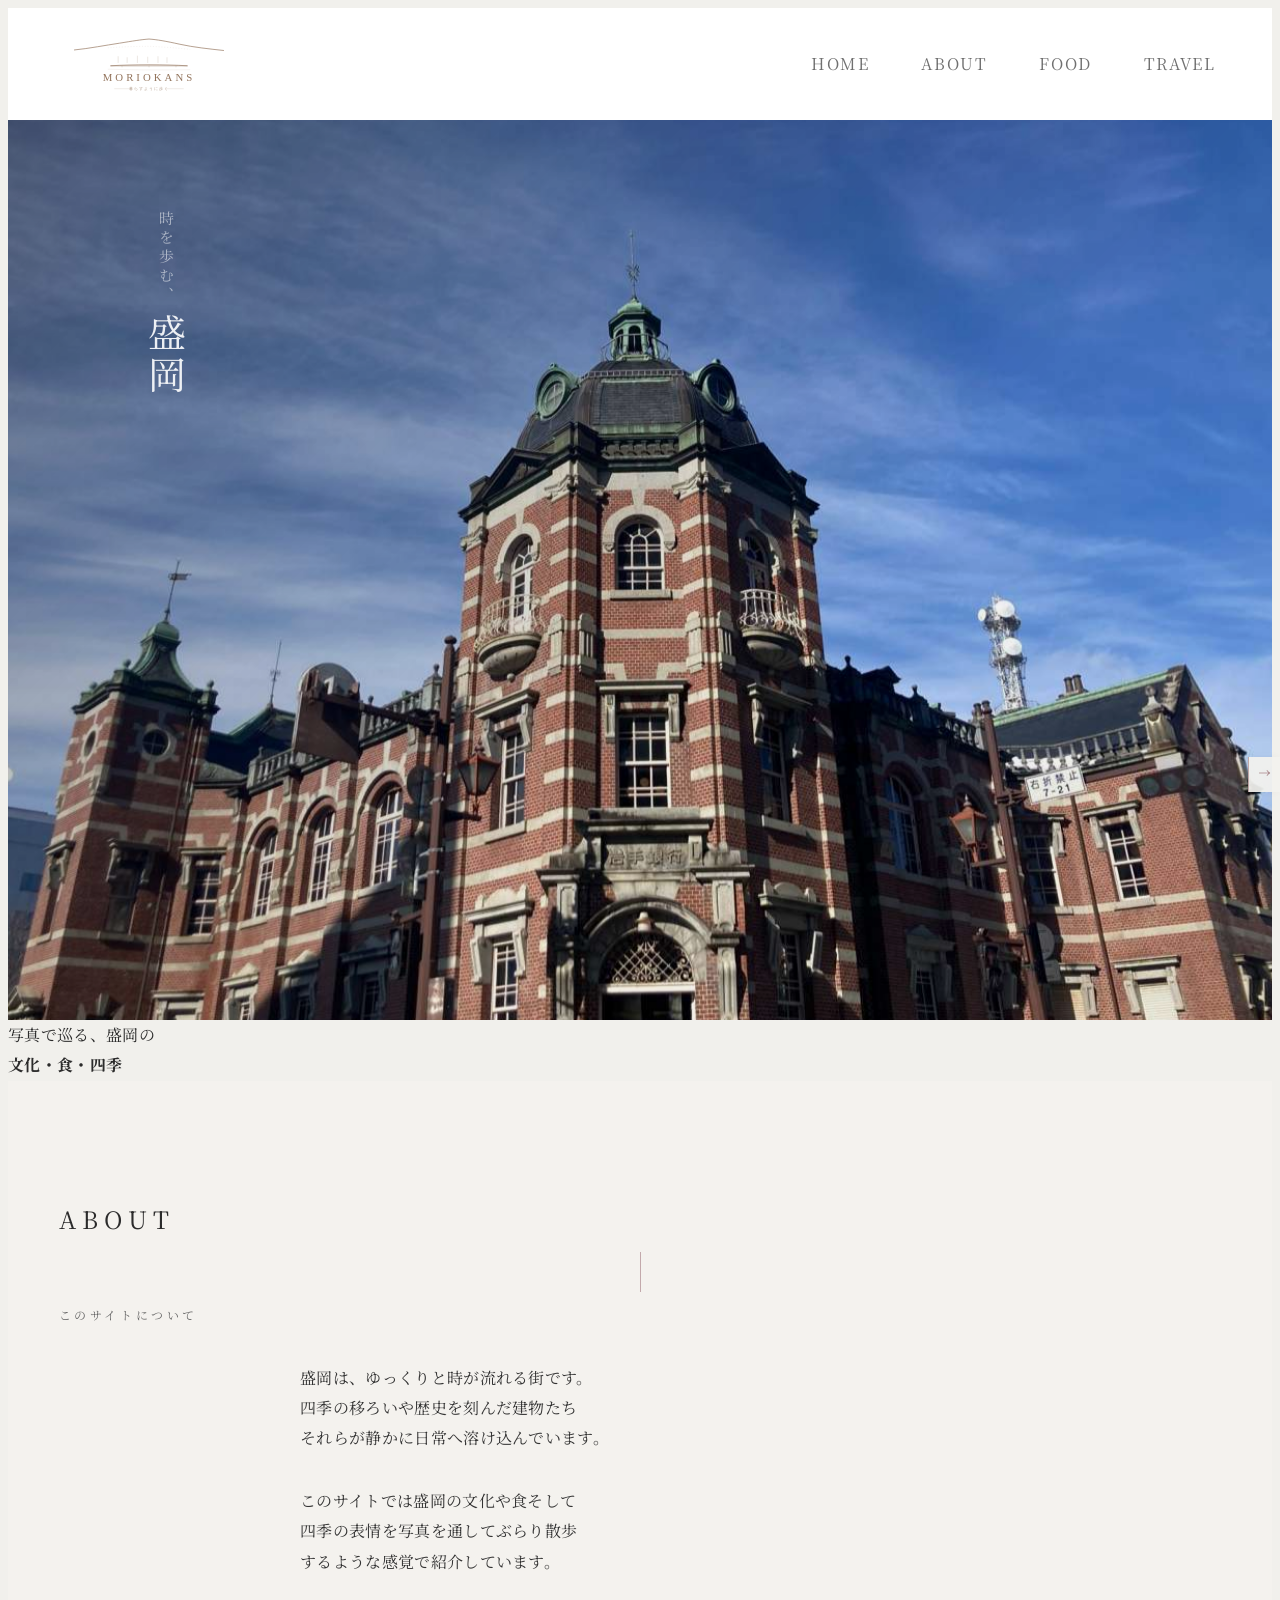
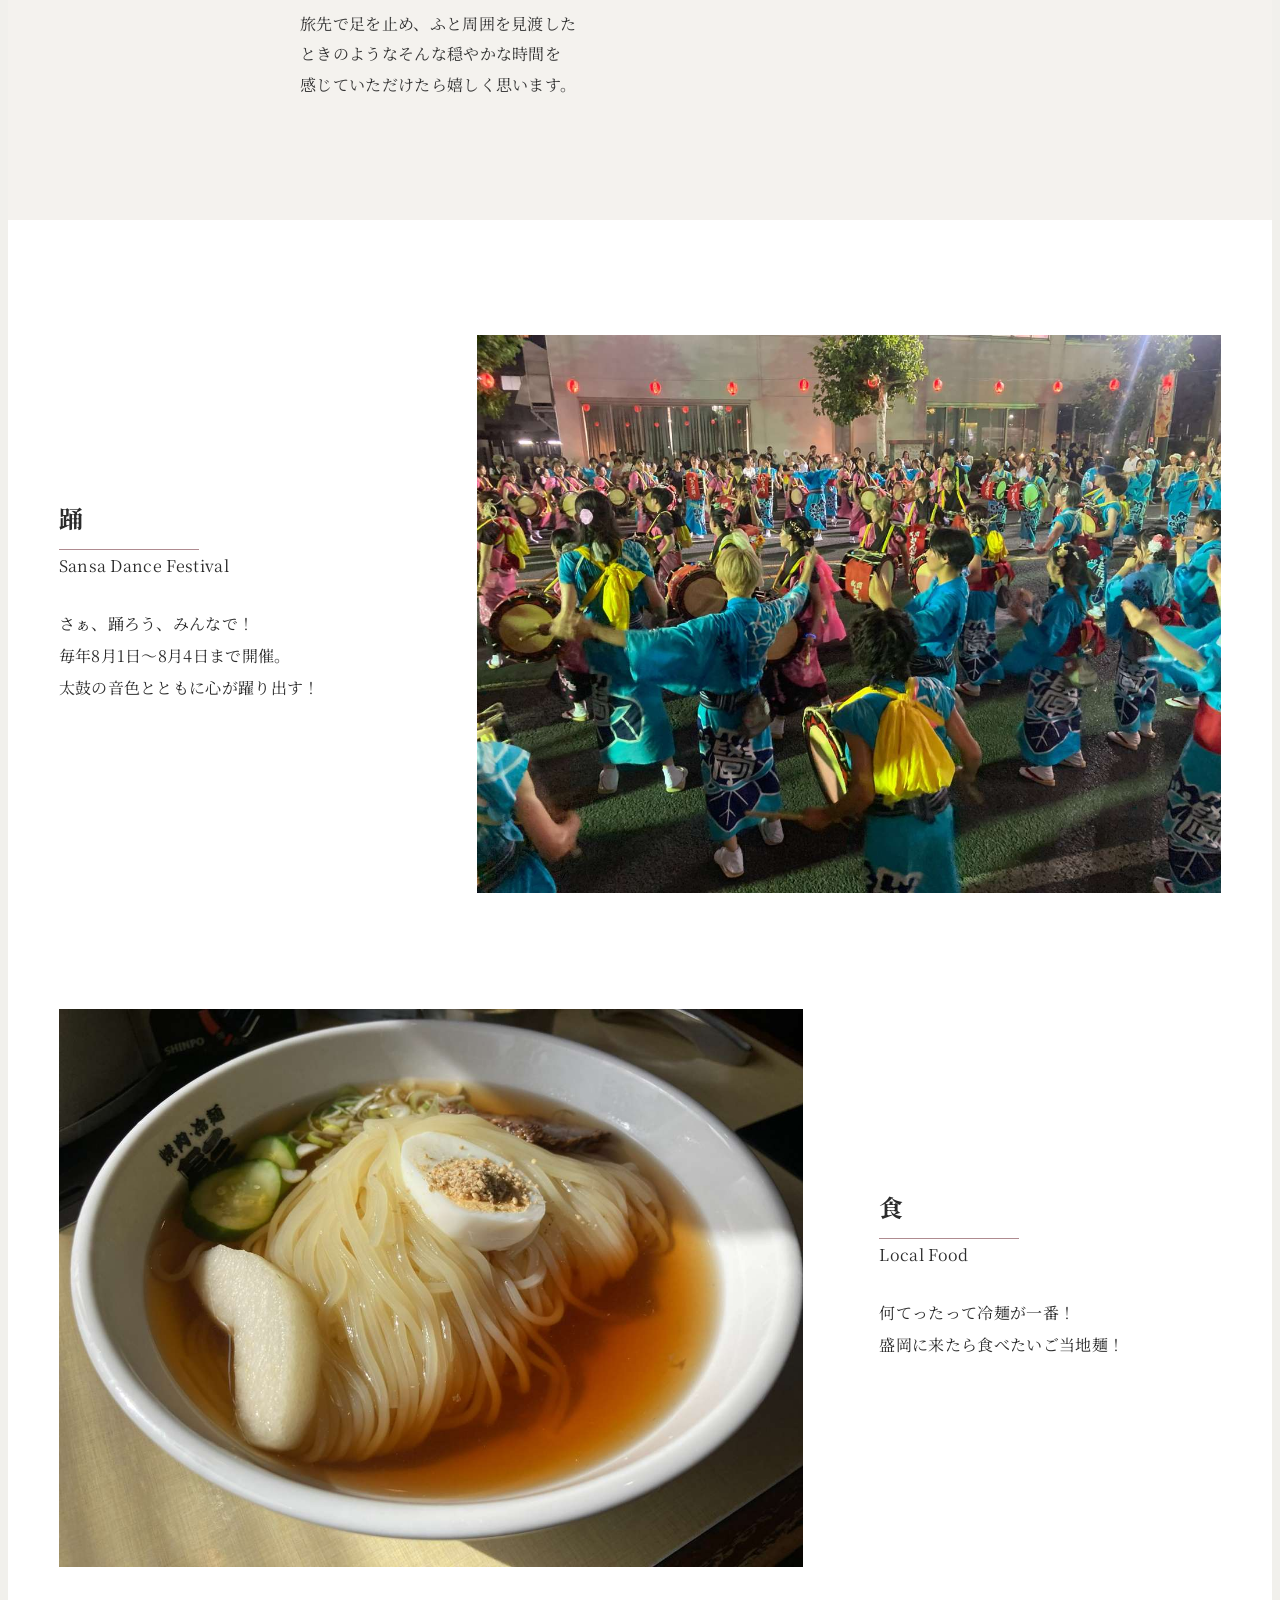
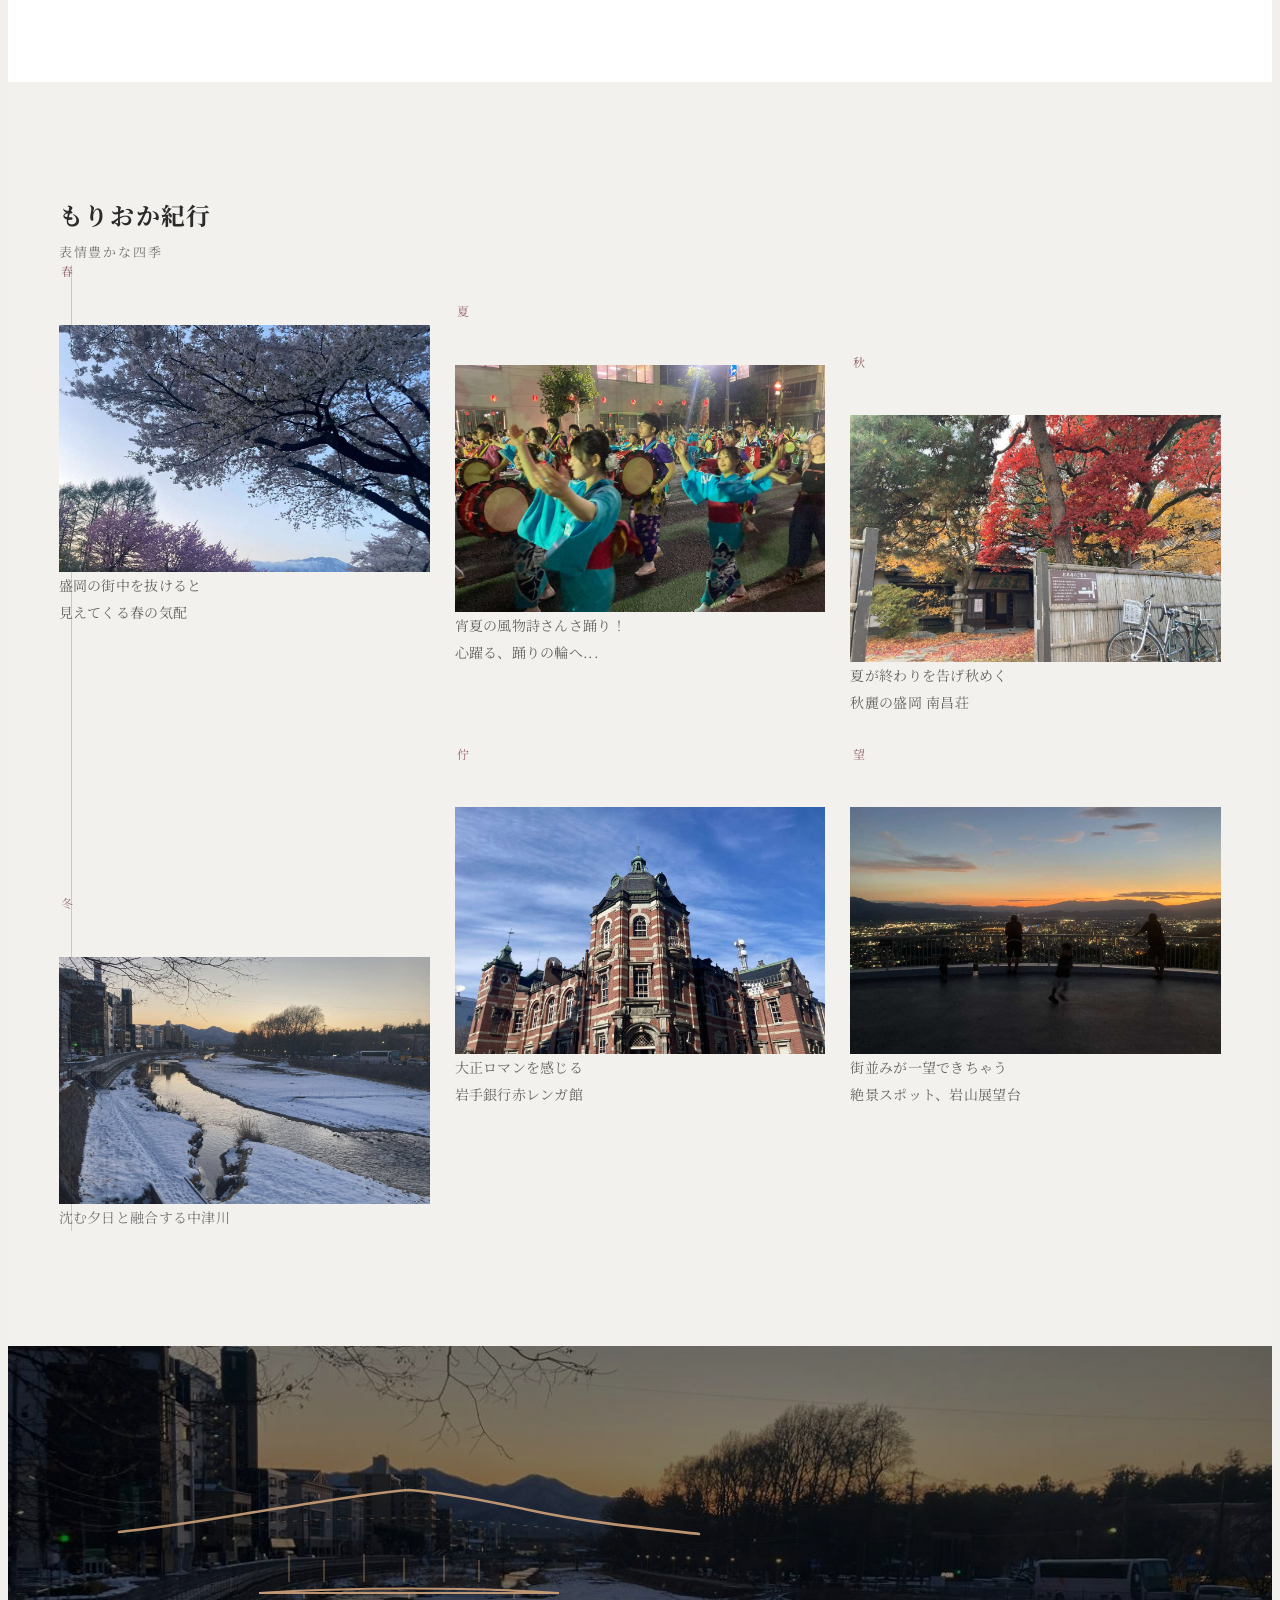
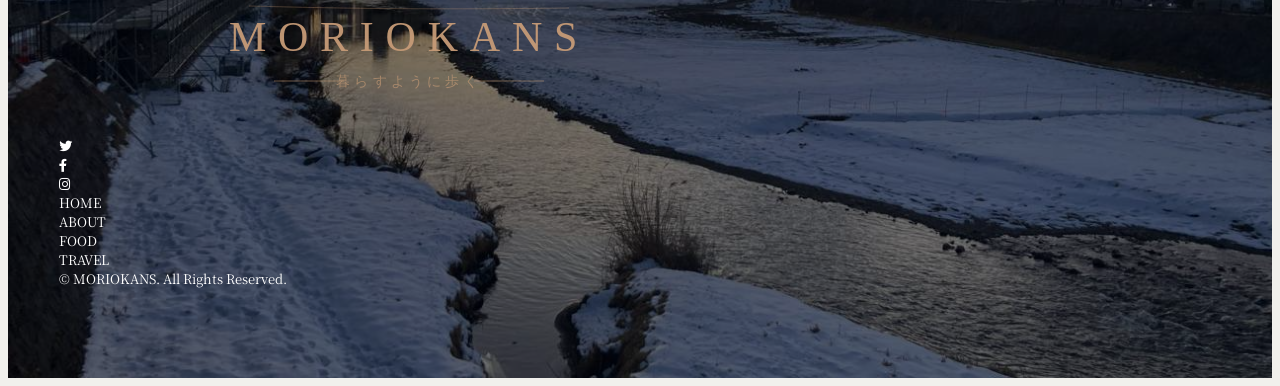
<file: index.html>
<!DOCTYPE html>
<html lang="ja">
<head>
	<meta charset="UTF-8">
	<meta name="viewport" content="width=device-width">
	<meta name="description" content="盛岡の観光・文化・食・四季を写真で紹介するポートフォリオサイト。さんさ踊りや盛岡冷麺など、街を歩くように巡れます。">

	<title>MORIOKANS</title>

	<link rel="preconnect" href="https://fonts.gstatic.com">
	<link href="https://fonts.googleapis.com/css2?family=Montserrat:wght@300;400&display=swap" rel="stylesheet">
	<link href="https://fonts.googleapis.com/css2?family=Noto+Serif+JP:wght@400&display=swap" rel="stylesheet">
	<link href="https://use.fontawesome.com/releases/v5.15.3/css/all.css" integrity="sha384-SZXxX4whJ79/gErwcOYf+zWLeJdY/qpuqC4cAa9rOGUstPomtqpuNWT9wdPEn2fk" crossorigin="anonymous" rel="stylesheet">
	
	<link href="style.css" rel="stylesheet">
</head>
<body>
<div id="top"></div>

<header class="header">
	<div class="header-container w-container">
		<div class="site">
<img src="img/moriokans_logo.svg" alt="Morioka Walk ロゴ">
		</div>

		<button class="navbtn" onClick="document.querySelector('html').classList.toggle('open')">
			<i class="fas fa-bars"></i>
			<i class="fas fa-times"></i>
			<span class="sr-only">MENU</span>
		</button>

		
<nav class="nav">
  <ul>
    <li><a href="index.html">HOME</a></li>
    <li><a href="about.html">ABOUT</a></li>
    <li><a href="food.html">FOOD</a></li>
    <li><a href="travel.html">TRAVEL</a></li>
<li class="nav-logo">
  <a href="index.html">
    <img src="img/moriokans_logo.svg" alt="MORIOKANS ホームへ">
  </a>
</li>
  </ul>
</nav>
	</div>
</header>

<section class="hero">
  <div class="hero-container w-container">

<div class="hero-title">
  <span class="hero-sub">時を歩む、</span>
  <span class="hero-main">盛岡</span>
</div>

  </div>
</section>

<p class="hero-lead">
	写真で巡る、盛岡の<br>
	<strong>文化・食・四季</strong>
</p>

<section class="about" id="about">
  <div class="w-container">
    <h2 class="heading">ABOUT</h2>
    <p class="heading-sub">このサイトについて</p>

    <div class="about-text">
      <p>
        盛岡は、ゆっくりと時が流れる街です。<br>
        四季の移ろいや歴史を刻んだ建物たち<br>
        それらが静かに日常へ溶け込んでいます。<br>
		
      </p>

      <p>
        このサイトでは盛岡の文化や食そして<br>
        四季の表情を写真を通してぶらり散歩<br>
		するような感覚で紹介しています。<br>
      </p>

      <p>
        旅先で足を止め、ふと周囲を見渡した<br>
        ときのようなそんな穏やかな時間を<br>
		感じていただけたら嬉しく思います。<br>

      </p>
    </div>
  </div>
</section>

<div class="imgtext-group">
<section class="imgtext">
  <a href="travel.html" class="imgtext-link">
    <div class="imgtext-container w-container">
      <div class="text">
        <h2 class="heading-decoration">踊</h2>
        <p>Sansa Dance Festival</p>
        <p>
          さぁ、踊ろう、みんなで！<br>
          毎年8月1日～8月4日まで開催。<br>
          太鼓の音色とともに心が躍り出す！
        </p>
      </div>
      <figure class="img">
        <img src="img/PHOTO10.jpg" alt="盛岡さんさ踊りの様子" loading="lazy">
      </figure>
    </div>
    </a>
</section>

<section class="imgtext">
  <a href="food.html" class="imgtext-link">
    <div class="imgtext-container reverse w-container">
      <div class="text">
        <h2 class="heading-decoration">食</h2>
        <p>Local Food</p>
        <p>
          何てったって冷麺が一番！<br>
          盛岡に来たら食べたいご当地麺！
        </p>
      </div>
      <figure class="img">
        <img src="img/PHOTO13.jpg" alt="盛岡冷麺">
      </figure>
    </div>
  </a>
</section>
</div>
<section class="posts">
  <div class="w-container">
    <h2 class="heading">
      <a href="travel.html">もりおか<span class="jp-tight">紀行</span></a>
    </h2>      <p class="heading-sub">表情豊かな四季</p>

      <div class="posts-container">

        <article class="post">
          <div class="season-label">春</div>
          <figure>
            <img src="img/PHOTO04.jpg" alt="小岩井の春" width="1000" height="750">
          </figure>
          <p>
            盛岡の街中を抜けると<br>
            見えてくる春の気配
          </p>
        </article>

        <article class="post">
          <div class="season-label">夏</div>
          <figure>
            <img src="img/PHOTO09.jpg" alt="盛岡さんさ踊りの様子" width="1000" height="750">
          </figure>
          <p>
            宵夏の風物詩さんさ踊り！<br>
            心躍る、踊りの輪へ...
          </p>
        </article>

        <article class="post">
          <div class="season-label">秋</div>
          <figure>
            <img src="img/PHOTO25.jpg" alt="秋の南昌荘" width="1000" height="1000">
          </figure>
          <p>
            夏が終わりを告げ秋めく<br>
            秋麗の盛岡 南昌荘
          </p>
        </article>

        <article class="post">
          <div class="season-label">冬</div>
          <figure>
            <img src="img/PHOTO03.jpg" alt="冬の中津川" width="1000" height="750">
          </figure>
          <p>
            沈む夕日と融合する中津川<br>
          </p>
        </article>

        <article class="post">
          <div class="season-label">佇</div>
          <figure>
            <img src="img/PHOTO01.jpg" alt="岩手銀行赤レンガ館">
          </figure>
          <p>
            大正ロマンを感じる<br>
            岩手銀行赤レンガ館
          </p>
        </article>

        <article class="post">
          <div class="season-label">望</div>
          <figure>
            <img src="img/PHOTO06.jpg" alt="岩山展望台">
          </figure>
          <p>
            街並みが一望できちゃう<br>
            絶景スポット、岩山展望台
          </p>
        </article>

      </div>
    </div>
</section>

<footer class="footer">
	<div class="footer-container w-container">
<div class="footer-site">
<img src="img/moriokans_logo.svg" alt="Morioka Walk ロゴ">
</div>

		<ul class="footer-sns">
			<li>
				<a href="#">
					<i class="fab fa-twitter"></i>
					<span class="sr-only">Twitter</span>
				</a>
			</li>
			<li>
				<a href="#">
					<i class="fab fa-facebook-f"></i>
					<span class="sr-only">Facebook</span>
				</a>
			</li>
			<li>
				<a href="#">
					<i class="fab fa-instagram"></i>
					<span class="sr-only">Instagram</span>
				</a>
			</li>
		</ul>

		<ul class="footer-menu">
				<li><a href="index.html">HOME</a></li>
				<li><a href="about.html">ABOUT</a></li>
				<li><a href="food.html">FOOD</a></li>
				<li><a href="travel.html">TRAVEL</a></li>

		</ul>
<div class="footer-copy">
  © MORIOKANS. All Rights Reserved.
</div>
	</div>
</footer>

<script>
const hero = document.querySelector('.hero');
const heroTitle = document.querySelector('.hero-title');
const heroLead = document.querySelector('.hero-lead');

if (hero && heroTitle && heroLead) {
  window.addEventListener('scroll', () => {
    const scrollY = window.scrollY;
    const fadePoint = hero.offsetHeight * 0.3;

    heroTitle.classList.toggle('is-fade', scrollY > fadePoint);
    hero.classList.toggle('is-scrolled', scrollY > fadePoint);
    heroLead.classList.toggle('is-fade', scrollY > fadePoint);
  });
}
</script>
<a href="#top" class="pagetop">↑</a>

</body>
</html>
</file>
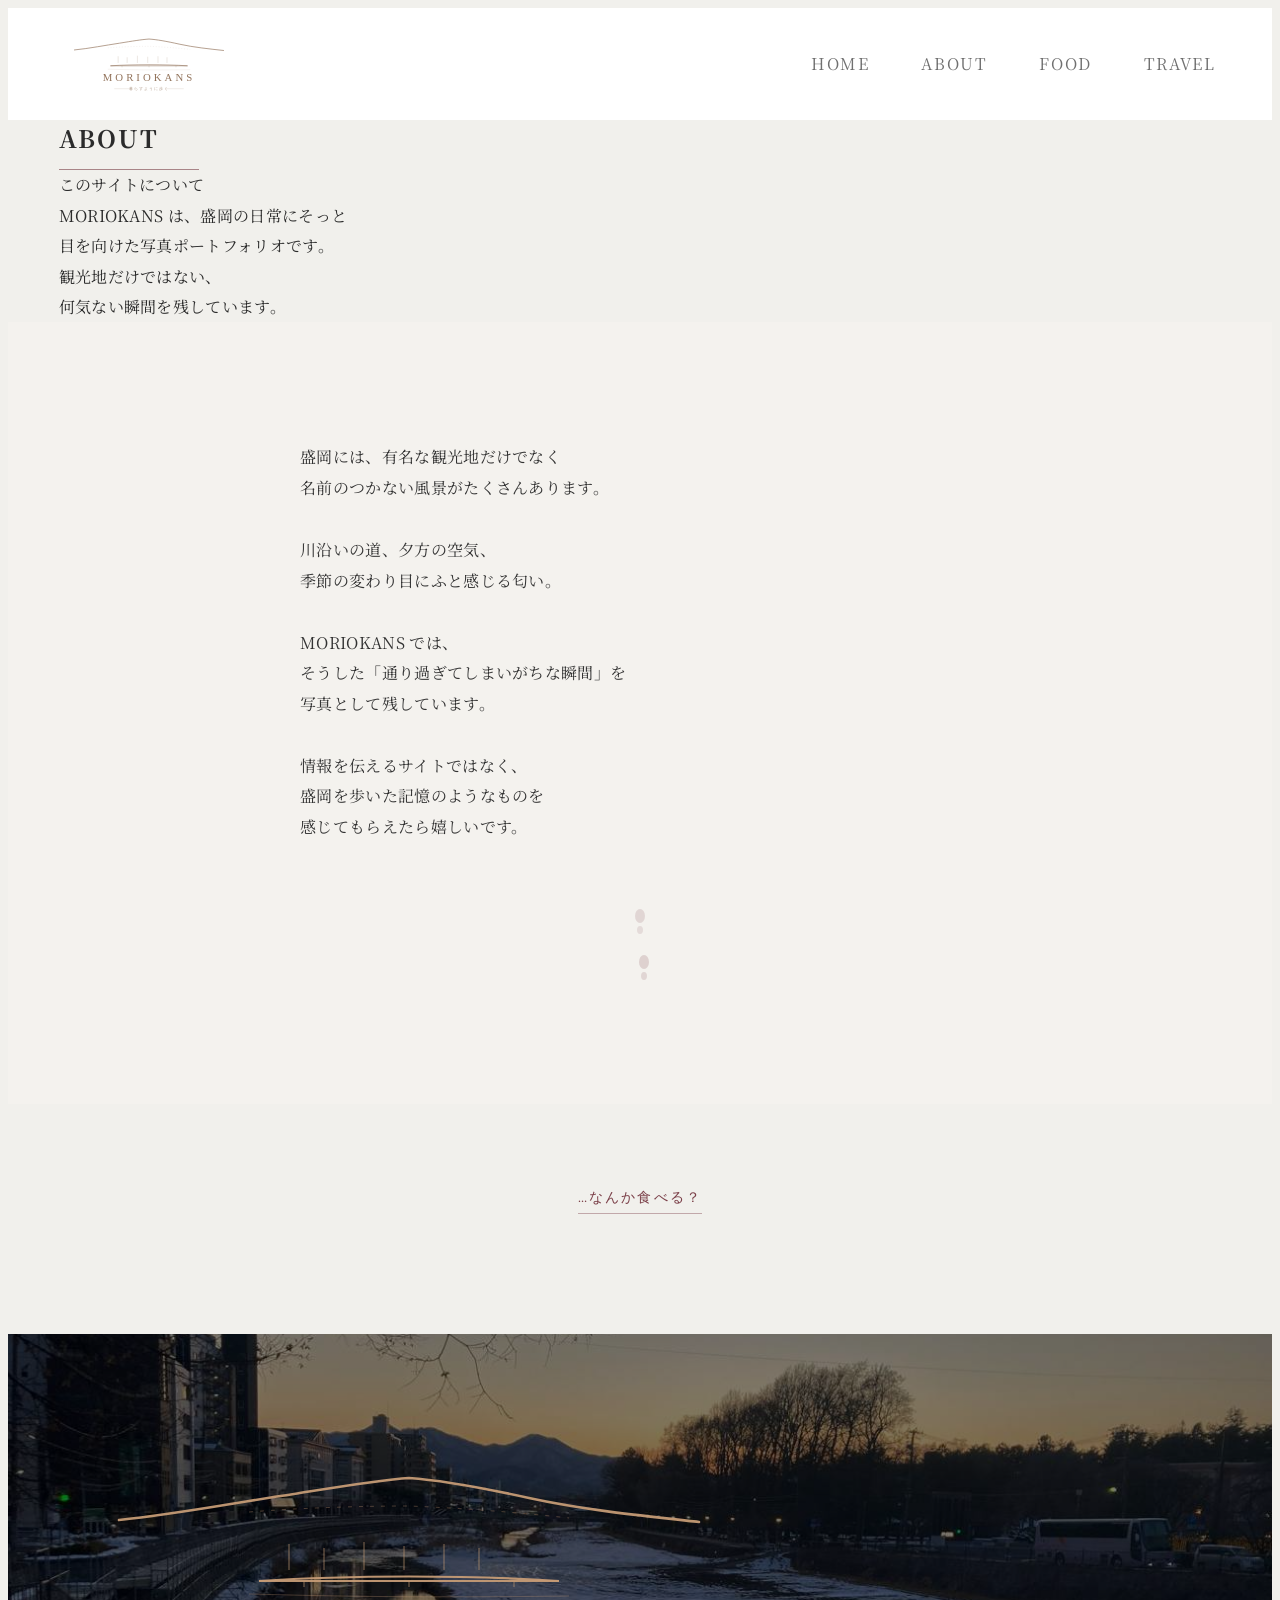
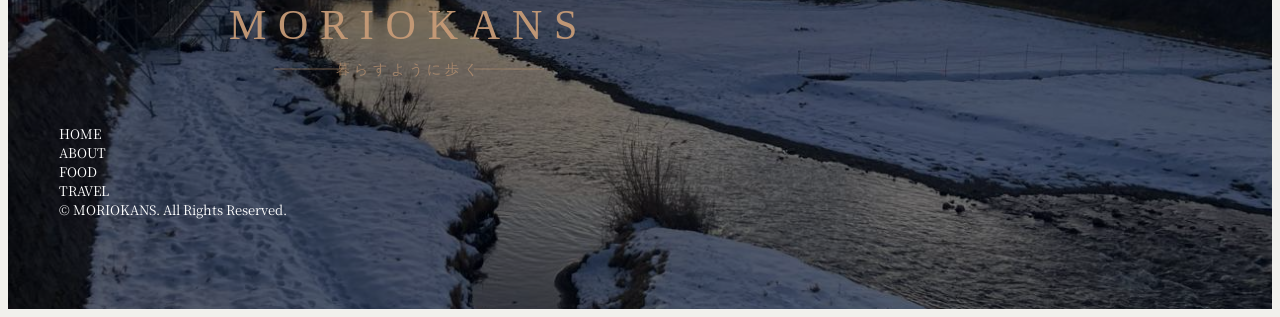
<file: about.html>
<!DOCTYPE html>
<html lang="ja">
<head>
  <meta charset="UTF-8">
  <meta name="viewport" content="width=device-width">
  <meta name="description" content="盛岡の街を歩くように巡るポートフォリオサイト「Morioka Walk」について。">

  <title>ABOUT | MORIOKANS</title>

  <link rel="preconnect" href="https://fonts.gstatic.com">
  <link href="https://fonts.googleapis.com/css2?family=Montserrat:wght@300;400&display=swap" rel="stylesheet">
  <link href="https://fonts.googleapis.com/css2?family=Noto+Serif+JP:wght@400&display=swap" rel="stylesheet">
  <link href="https://use.fontawesome.com/releases/v5.15.3/css/all.css" rel="stylesheet">
  <link href="style.css" rel="stylesheet">
</head>

<body>
<div id="top"></div>

<header class="header">
  <div class="header-container w-container">
    <div class="site">
<img src="img/moriokans_logo.svg" alt="Morioka Walk ロゴ">
    </div>

    <button class="navbtn" onClick="document.querySelector('html').classList.toggle('open')">
      <i class="fas fa-bars"></i>
      <i class="fas fa-times"></i>
      <span class="sr-only">MENU</span>
    </button>

    <nav class="nav">
      <ul>
				<li><a href="index.html">HOME</a></li>
				<li><a href="about.html">ABOUT</a></li>
				<li><a href="food.html">FOOD</a></li>
				<li><a href="travel.html">TRAVEL</a></li>
            <!-- ロゴを「項目」として入れる -->
        <li class="nav-logo">
          <img src="img/moriokans_logo.svg" alt="MORIOKANS">
        </li>

      </ul>
    </nav>
  </div>
</header>

<article class="entry">
  <div class="w-container">
    <h1 class="heading-decoration">ABOUT</h1>
    <p>このサイトについて</p>

<p class="entry-lead">
  MORIOKANS は、盛岡の日常にそっと<br>
  目を向けた写真ポートフォリオです。<br>
  観光地だけではない、<br>
  何気ない瞬間を残しています。
</p>
  </div>

  
</article>

<section class="about">
  <div class="w-container">
    <div class="about-text">
      <p>
        盛岡には、有名な観光地だけでなく<br>
        名前のつかない風景がたくさんあります。<br>
      </p>

      <p>
        川沿いの道、夕方の空気、<br>
        季節の変わり目にふと感じる匂い。<br>
      </p>

      <p>
        MORIOKANS では、<br>
        そうした「通り過ぎてしまいがちな瞬間」を<br>
        写真として残しています。
      </p>

      <p>
        情報を伝えるサイトではなく、<br>
        盛岡を歩いた記憶のようなものを<br>
        感じてもらえたら嬉しいです。
      </p>
    </div>

    <div class="about-step">
      <svg width="20" height="32" viewBox="0 0 20 32">
        <ellipse cx="10" cy="10" rx="5" ry="7"
          fill="rgba(122,62,71,0.22)"/>
        <ellipse cx="10" cy="24" rx="3" ry="4"
          fill="rgba(122,62,71,0.18)"/>
      </svg>
      <svg width="20" height="32" viewBox="0 0 20 32">
        <ellipse cx="10" cy="10" rx="5" ry="7"
          fill="rgba(122,62,71,0.22)"/>
        <ellipse cx="10" cy="24" rx="3" ry="4"
          fill="rgba(122,62,71,0.18)"/>
      </svg>

    </div>

  </div>
</section>
<div class="about-next">
<a href="food.html">…なんか食べる？</a>
</div>


<footer class="footer">
  <div class="footer-container w-container">
    <div class="footer-site">
<img src="img/moriokans_logo.svg" alt="Morioka Walk ロゴ">
    </div>

    <ul class="footer-menu">
				<li><a href="index.html">HOME</a></li>
				<li><a href="about.html">ABOUT</a></li>
				<li><a href="food.html">FOOD</a></li>
				<li><a href="travel.html">TRAVEL</a></li>
    </ul>

    <div class="footer-copy">
      © MORIOKANS. All Rights Reserved.
    </div>
  </div>
</footer>

</body>
</html>
</file>
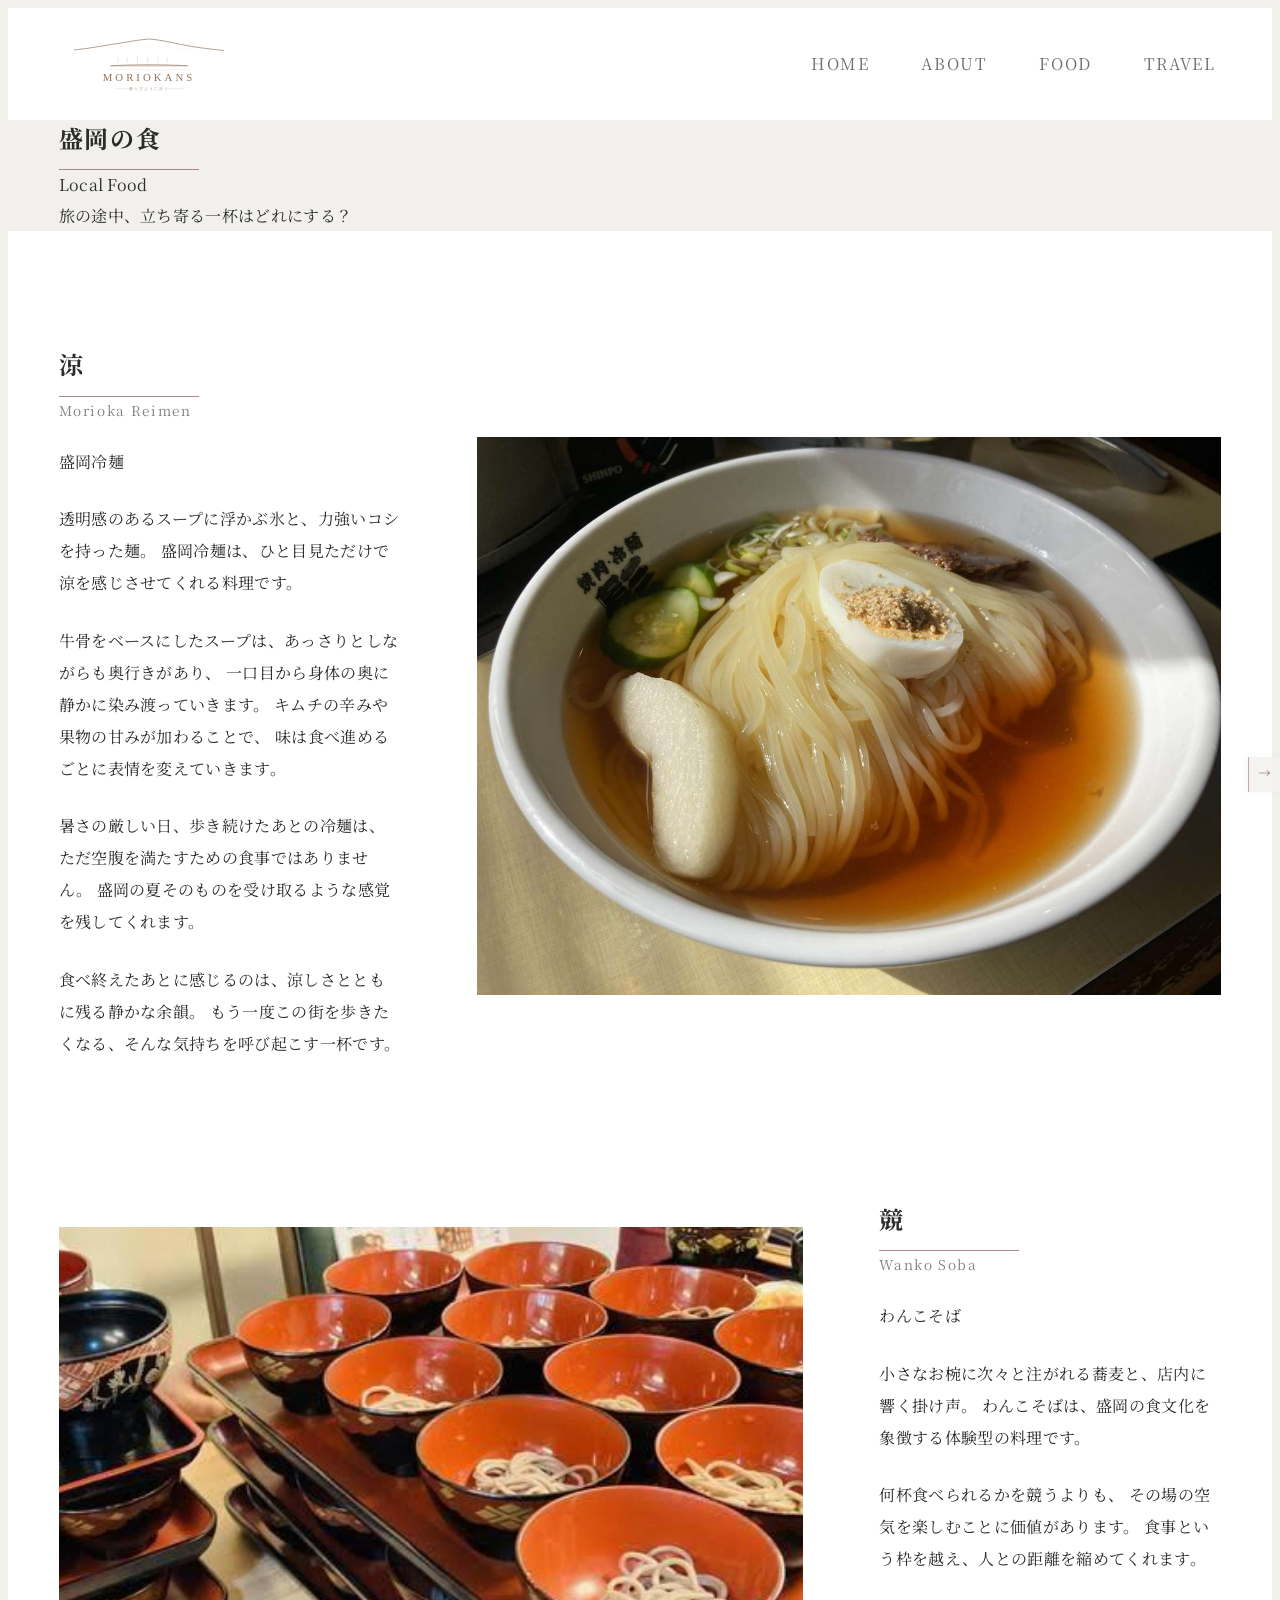
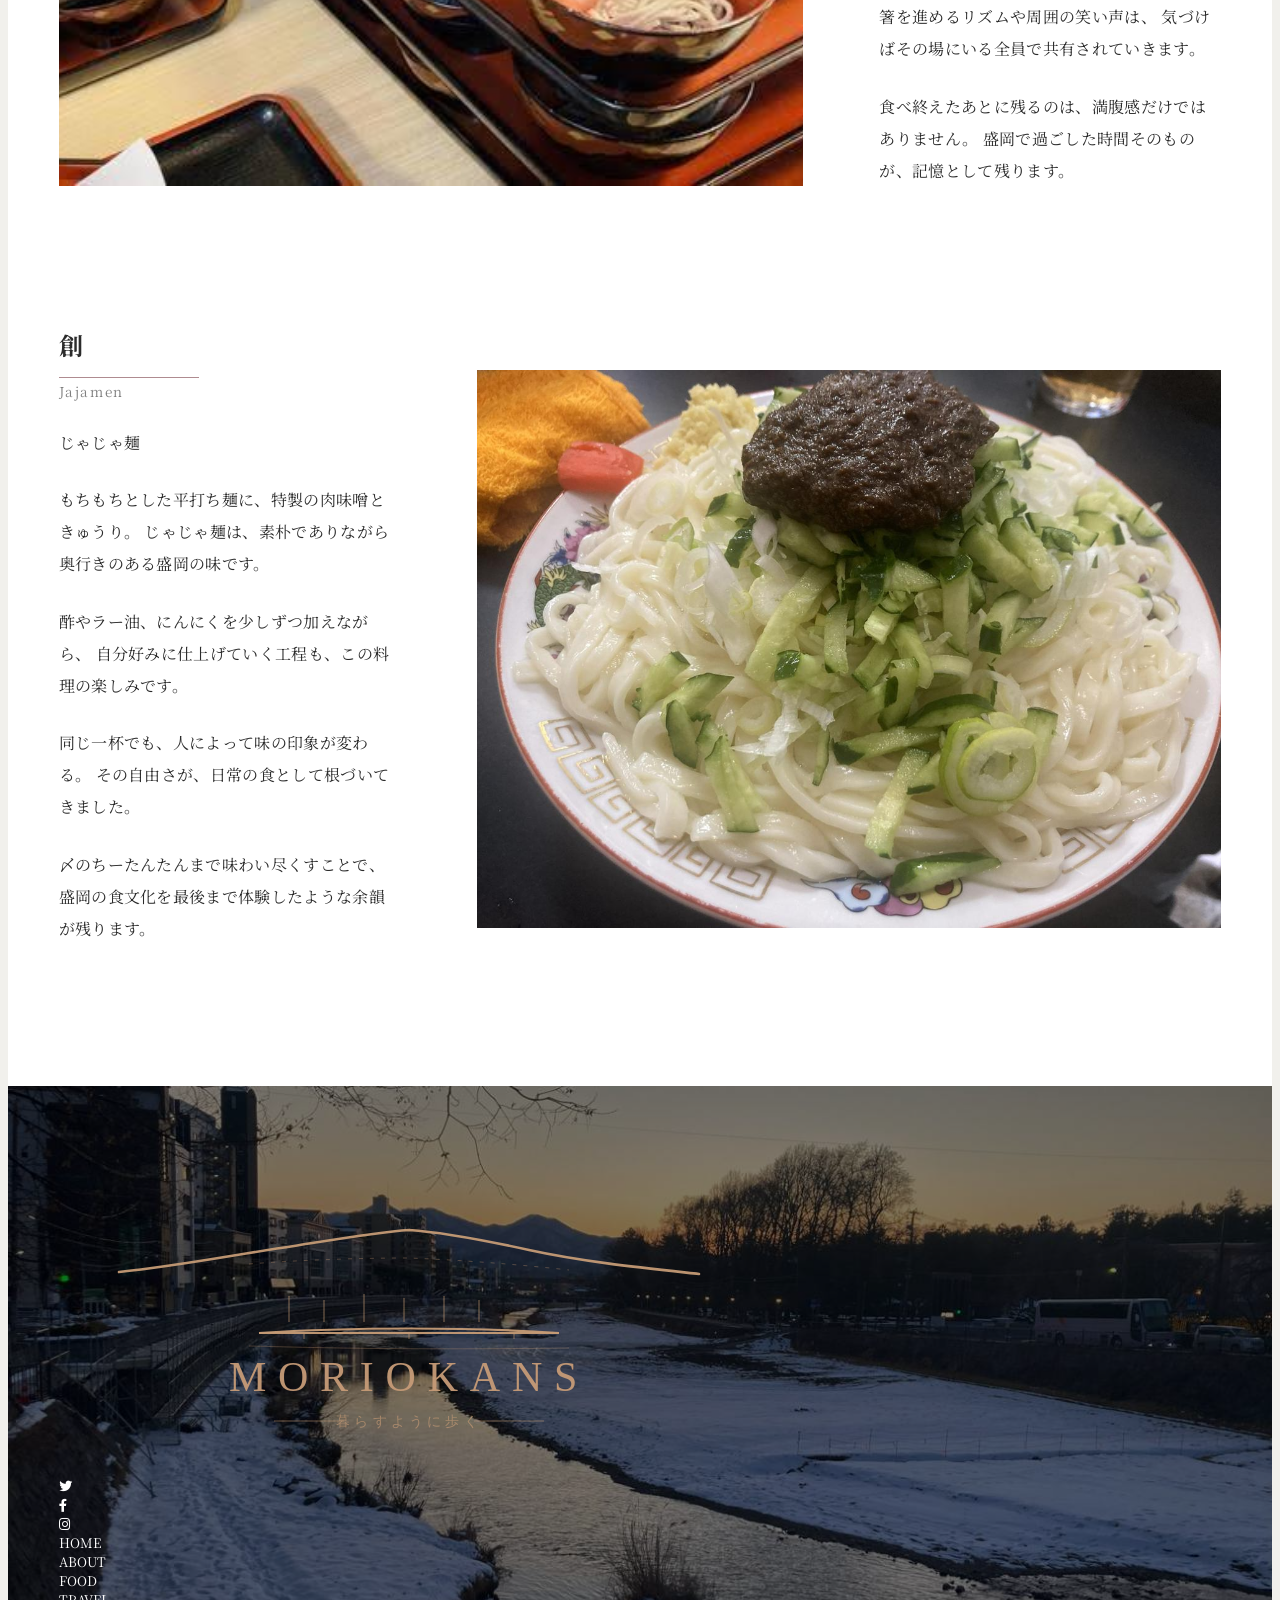
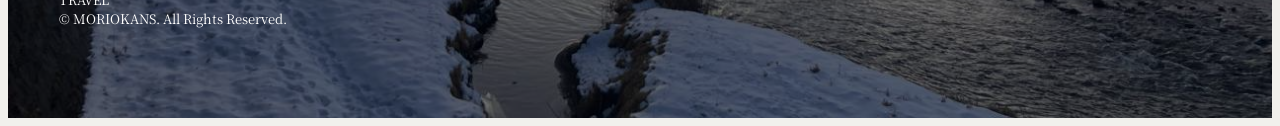
<file: food.html>
<!DOCTYPE html>
<html lang="ja">
<head>
	<meta charset="UTF-8">
	<meta name="viewport" content="width=device-width">
	<meta name="description" content="盛岡の観光・文化・食・四季を写真で紹介するポートフォリオサイト。さんさ踊りや盛岡冷麺など、街を歩くように巡れます。">

<title>盛岡の食 | MORIOKANS</title>

	<link rel="preconnect" href="https://fonts.gstatic.com">
	<link href="https://fonts.googleapis.com/css2?family=Montserrat:wght@300;400&display=swap" rel="stylesheet">
	<link href="https://fonts.googleapis.com/css2?family=Noto+Serif+JP:wght@400&display=swap" rel="stylesheet">
	<link href="https://use.fontawesome.com/releases/v5.15.3/css/all.css" integrity="sha384-SZXxX4whJ79/gErwcOYf+zWLeJdY/qpuqC4cAa9rOGUstPomtqpuNWT9wdPEn2fk" crossorigin="anonymous" rel="stylesheet">
	
	<link href="style.css" rel="stylesheet">
</head>
<body>
<div id="top"></div>

<header class="header">
	<div class="header-container w-container">
		<div class="site">
<img src="img/moriokans_logo.svg" alt="Morioka Walk ロゴ">
		</div>

		<button class="navbtn" onClick="document.querySelector('html').classList.toggle('open')">
			<i class="fas fa-bars"></i>
			<i class="fas fa-times"></i>
			<span class="sr-only">MENU</span>
		</button>

		<nav class="nav">
			<ul>
				<li><a href="index.html">HOME</a></li>
				<li><a href="about.html">ABOUT</a></li>
				<li><a href="food.html">FOOD</a></li>
				<li><a href="travel.html">TRAVEL</a></li>
				    <!-- ロゴを「項目」として入れる -->
<li class="nav-logo">
  <a href="index.html">
    <img src="img/moriokans_logo.svg" alt="MORIOKANS ホームへ">
  </a>
</li>

			</ul>
		</nav>
	</div>
</header>

<article class="entry">
  <div class="w-container">
<h1 class="heading-decoration">盛岡の食</h1>
<p class="page-subtitle">Local Food</p>

<p class="entry-lead">
  旅の途中、立ち寄る一杯はどれにする？
</p>
  </div>
</article>

<section class="imgtext">
  <div class="imgtext-container w-container">
    <div class="text">
<h2 class="heading-decoration">涼</h2>
<p class="food-en">Morioka Reimen</p>
<p class="food-ja">盛岡冷麺</p>

      <p>
        透明感のあるスープに浮かぶ氷と、力強いコシを持った麺。
        盛岡冷麺は、ひと目見ただけで涼を感じさせてくれる料理です。
      </p>

      <p>
        牛骨をベースにしたスープは、あっさりとしながらも奥行きがあり、
        一口目から身体の奥に静かに染み渡っていきます。
        キムチの辛みや果物の甘みが加わることで、
        味は食べ進めるごとに表情を変えていきます。
      </p>

      <p>
        暑さの厳しい日、歩き続けたあとの冷麺は、
        ただ空腹を満たすための食事ではありません。
        盛岡の夏そのものを受け取るような感覚を残してくれます。
      </p>

      <p>
        食べ終えたあとに感じるのは、涼しさとともに残る静かな余韻。
        もう一度この街を歩きたくなる、そんな気持ちを呼び起こす一杯です。
      </p>
    </div>

    <figure class="img">
      <img src="img/PHOTO13.jpg" alt="盛岡冷麺" loading="lazy">
    </figure>
  </div>
</section>

<section class="imgtext">
  <div class="imgtext-container reverse w-container">
    <div class="text">
      <h2 class="heading-decoration">競</h2>
      <p class="food-en">Wanko Soba</p>
		<p class="food-ja">わんこそば</p>
      <p>
        小さなお椀に次々と注がれる蕎麦と、店内に響く掛け声。
        わんこそばは、盛岡の食文化を象徴する体験型の料理です。
      </p>

      <p>
        何杯食べられるかを競うよりも、
        その場の空気を楽しむことに価値があります。
        食事という枠を越え、人との距離を縮めてくれます。
      </p>

      <p>
        箸を進めるリズムや周囲の笑い声は、
        気づけばその場にいる全員で共有されていきます。
      </p>

      <p>
        食べ終えたあとに残るのは、満腹感だけではありません。
        盛岡で過ごした時間そのものが、記憶として残ります。
      </p>
    </div>

    <figure class="img">
      <img src="img/PHOTO22.jpg" alt="わんこそば" loading="lazy">
    </figure>
  </div>
</section>

<section class="imgtext">
  <div class="imgtext-container w-container">
    <div class="text">
      <h2 class="heading-decoration">創</h2>
      <p class="food-en">Jajamen</p>
	  <p class="food-ja">じゃじゃ麺</p>

      <p>
        もちもちとした平打ち麺に、特製の肉味噌ときゅうり。
        じゃじゃ麺は、素朴でありながら奥行きのある盛岡の味です。
      </p>

      <p>
        酢やラー油、にんにくを少しずつ加えながら、
        自分好みに仕上げていく工程も、この料理の楽しみです。
      </p>

      <p>
        同じ一杯でも、人によって味の印象が変わる。
        その自由さが、日常の食として根づいてきました。
      </p>

      <p>
        〆のちーたんたんまで味わい尽くすことで、
        盛岡の食文化を最後まで体験したような余韻が残ります。
      </p>
    </div>

    <figure class="img">
      <img src="img/PHOTO21.jpg" alt="盛岡じゃじゃ麺" loading="lazy">
    </figure>
  </div>
</section>


<footer class="footer">
	<div class="footer-container w-container">
<div class="footer-site">
<img src="img/moriokans_logo.svg" alt="Morioka Walk ロゴ">
</div>

		<ul class="footer-sns">
			<li>
				<a href="#">
					<i class="fab fa-twitter"></i>
					<span class="sr-only">Twitter</span>
				</a>
			</li>
			<li>
				<a href="#">
					<i class="fab fa-facebook-f"></i>
					<span class="sr-only">Facebook</span>
				</a>
			</li>
			<li>
				<a href="#">
					<i class="fab fa-instagram"></i>
					<span class="sr-only">Instagram</span>
				</a>
			</li>
		</ul>

		<ul class="footer-menu">
				<li><a href="index.html">HOME</a></li>
				<li><a href="about.html">ABOUT</a></li>
				<li><a href="food.html">FOOD</a></li>
				<li><a href="travel.html">TRAVEL</a></li>
		</ul>

<div class="footer-copy">
  © MORIOKANS. All Rights Reserved.
</div>
	</div>
</footer>
<a href="#top" class="pagetop">↑</a>

</body>
</html>
</file>
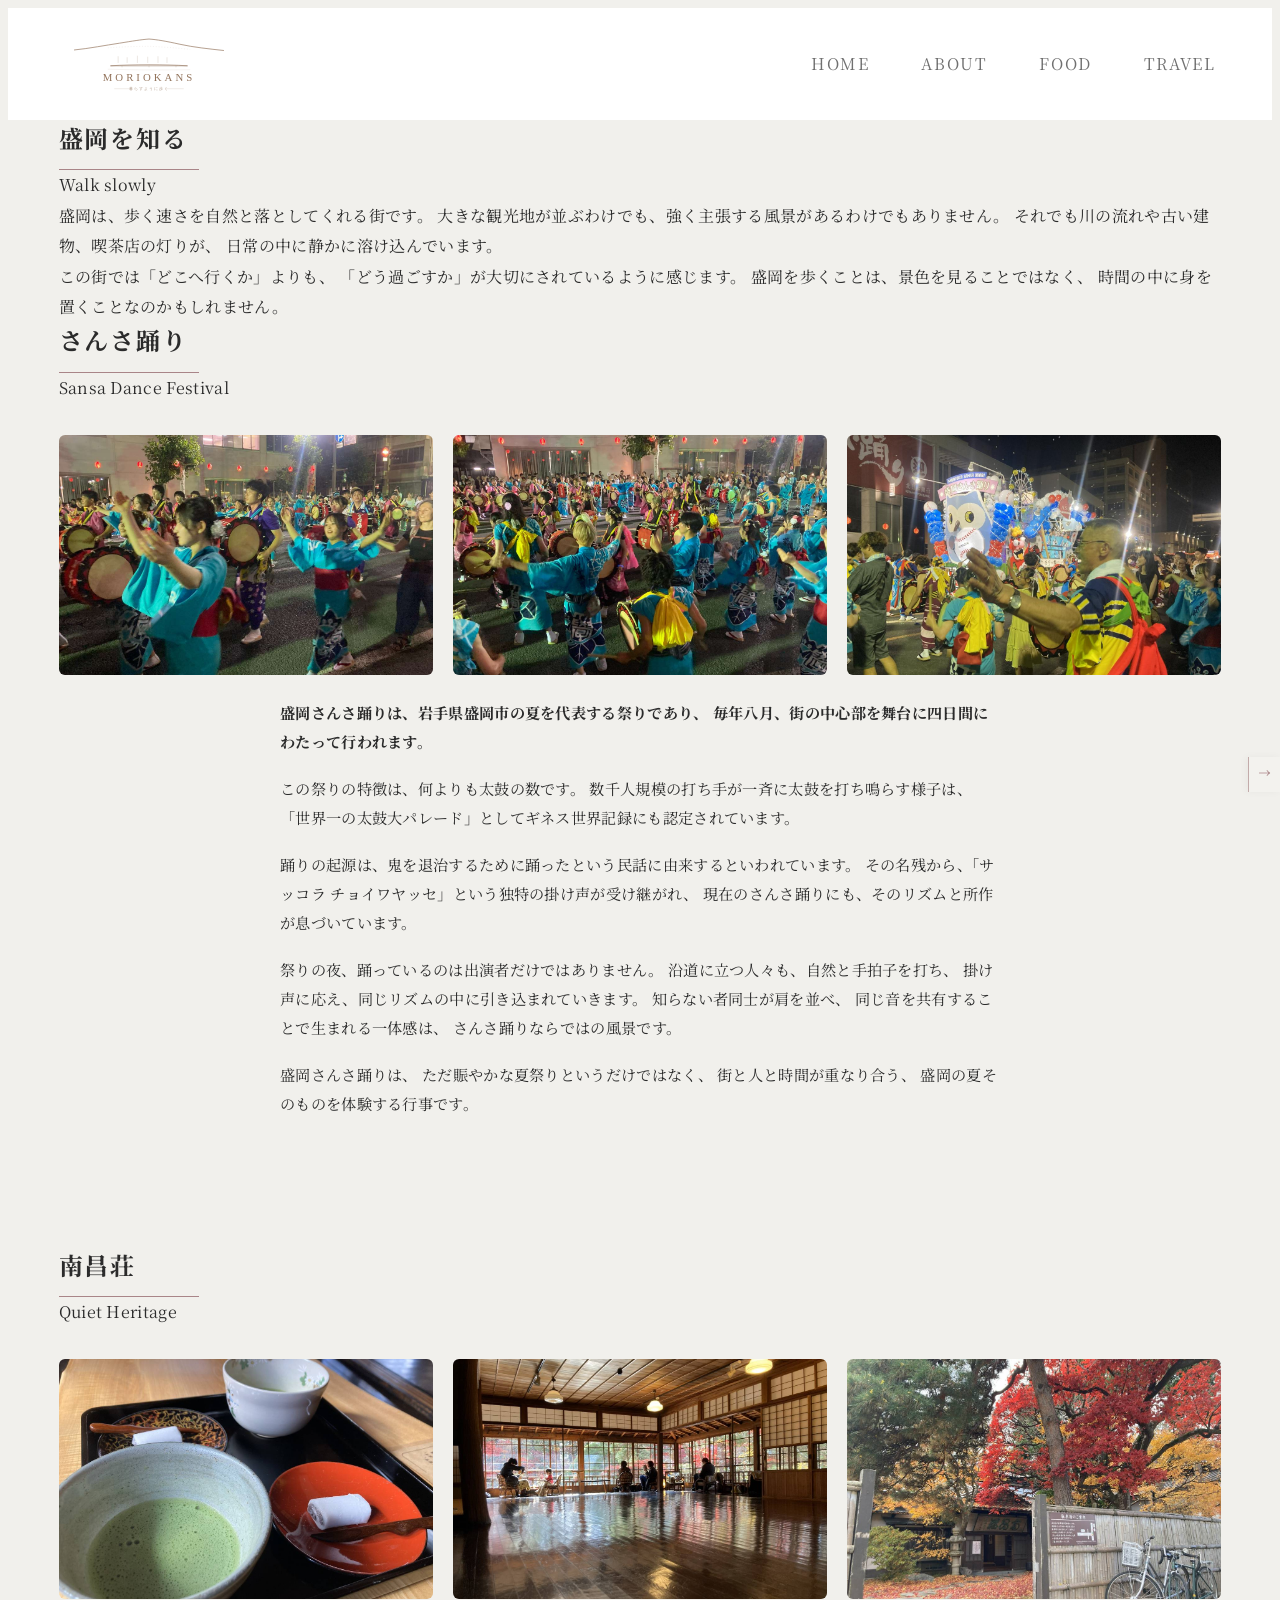
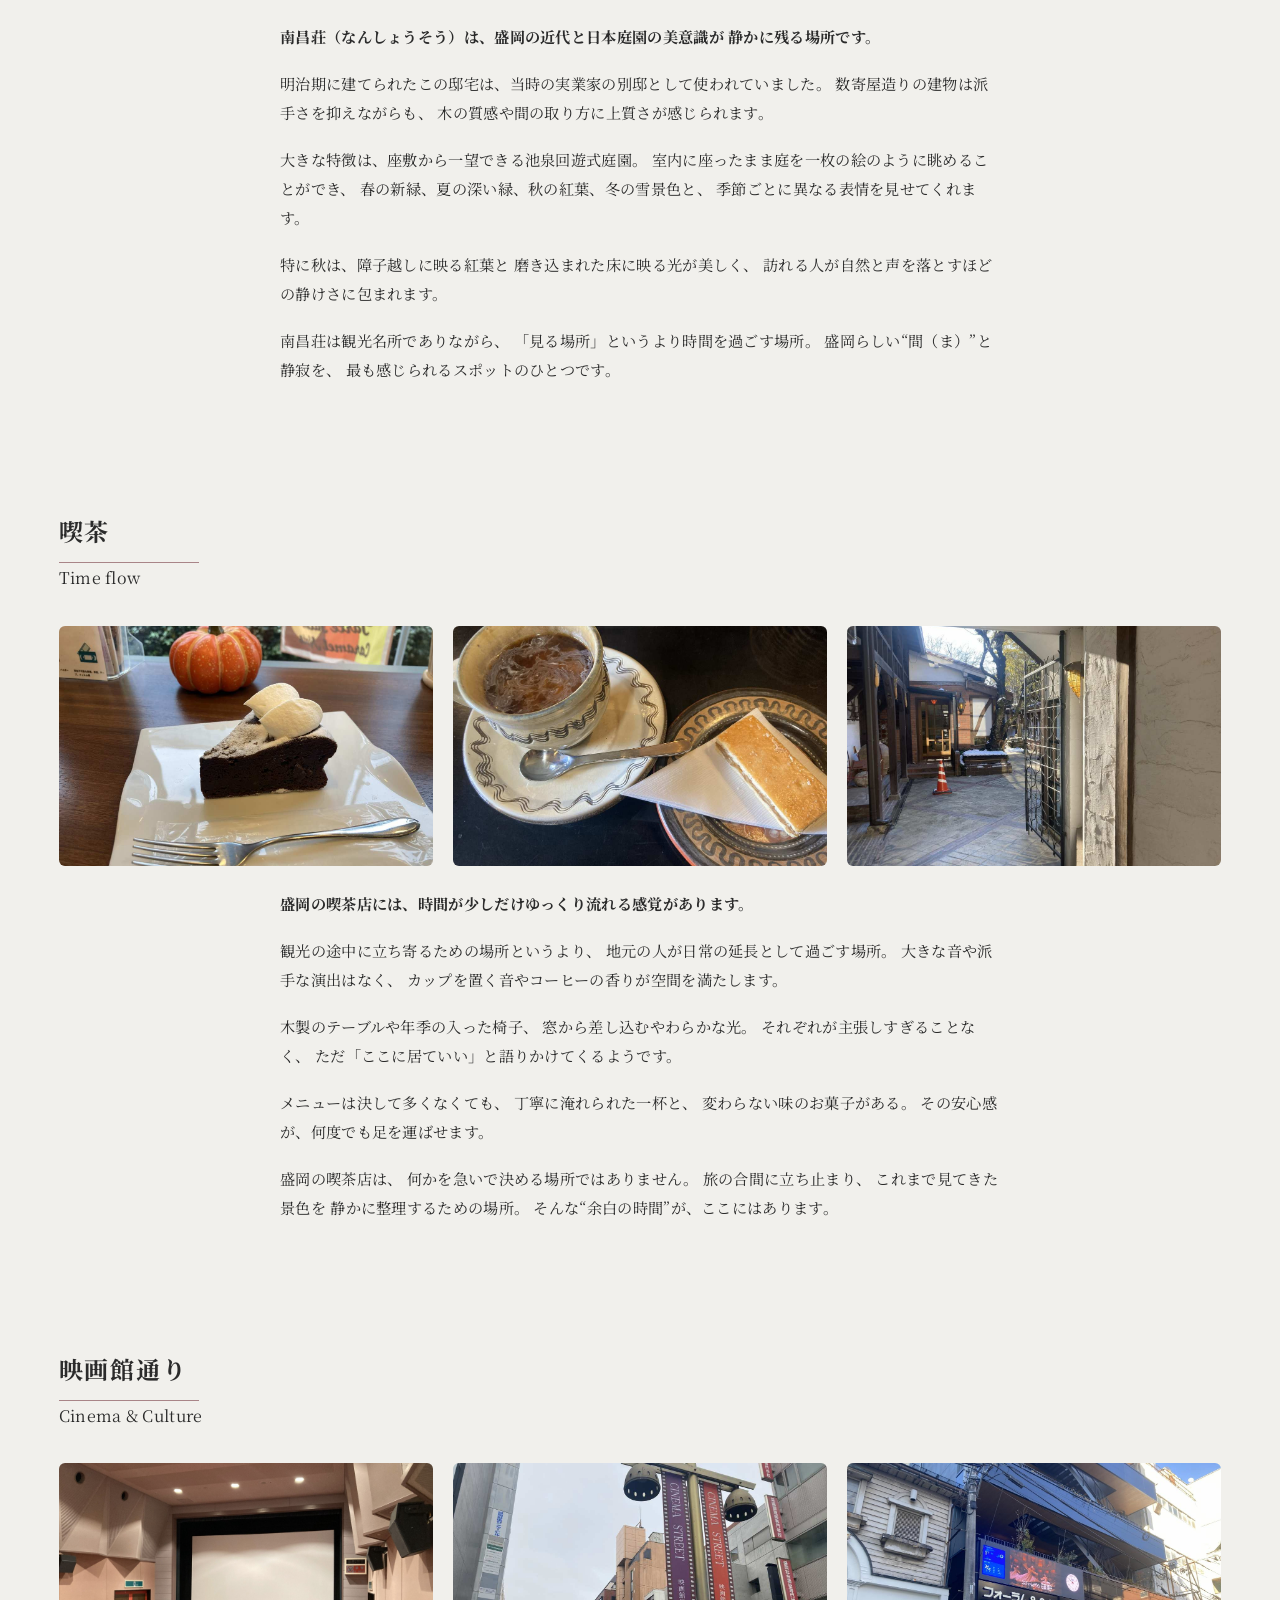
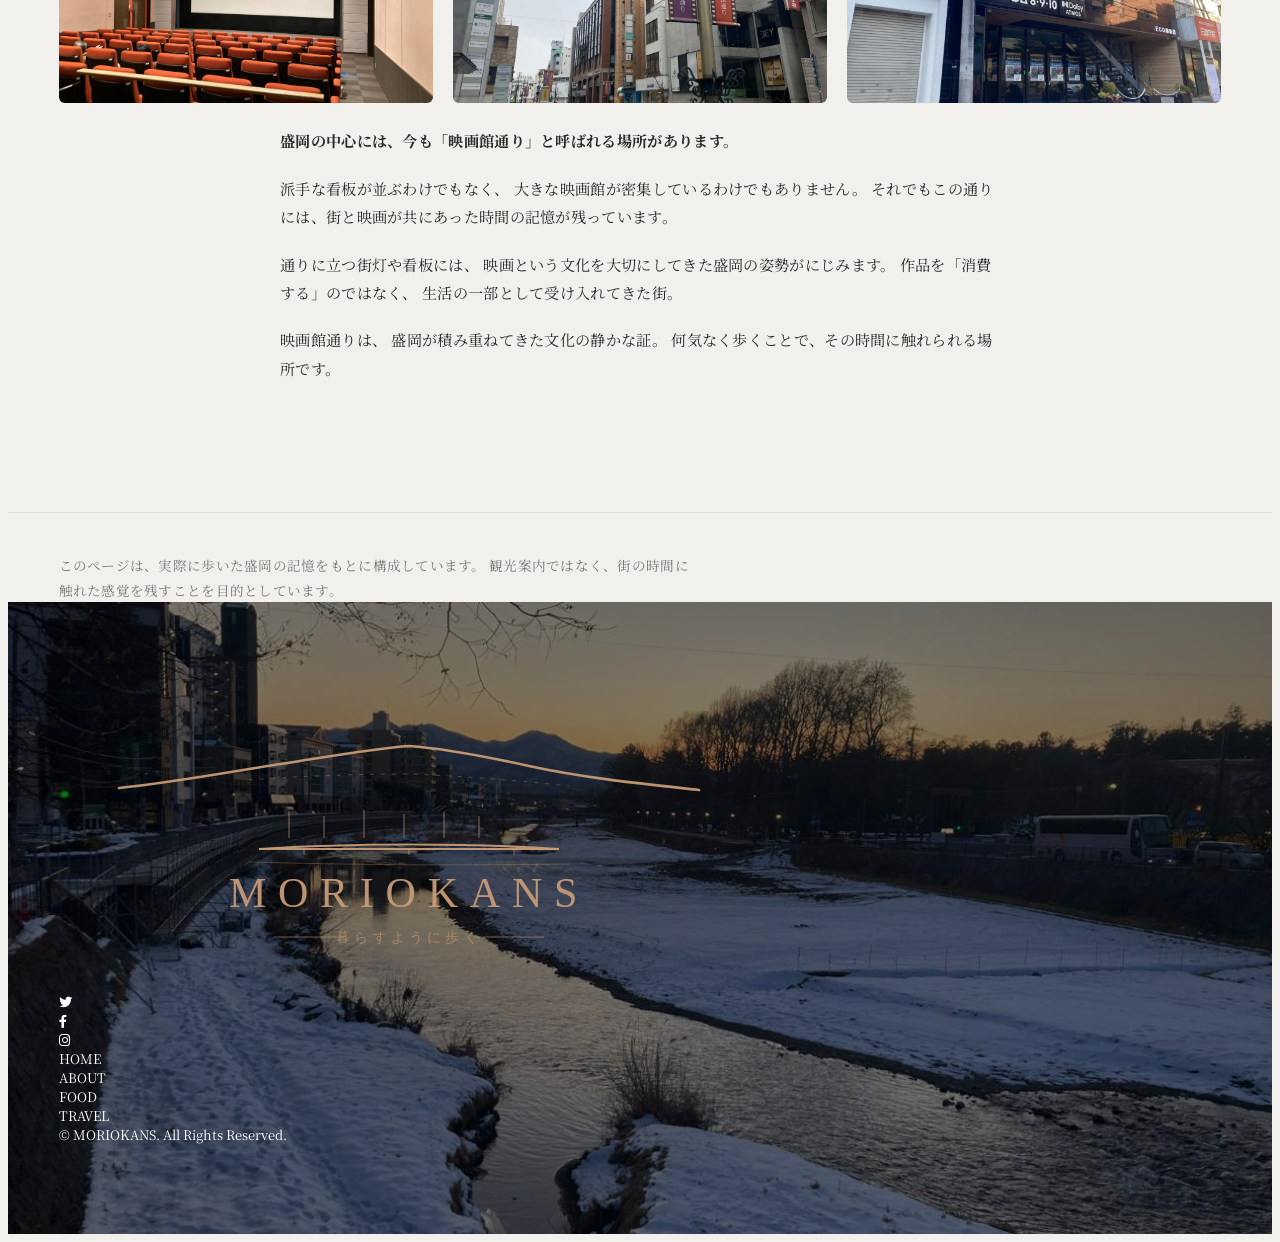
<file: travel.html>
<!DOCTYPE html>
<html lang="ja">
<head>
	<meta charset="UTF-8">
	<meta name="viewport" content="width=device-width">
	<meta name="description" content="盛岡の観光・文化・食・四季を写真で紹介するポートフォリオサイト。さんさ踊りや盛岡冷麺など、街を歩くように巡れます。">

<title>盛岡を歩く | MORIOKANS</title>

	<link rel="preconnect" href="https://fonts.gstatic.com">
	<link href="https://fonts.googleapis.com/css2?family=Montserrat:wght@300;400&display=swap" rel="stylesheet">
	<link href="https://fonts.googleapis.com/css2?family=Noto+Serif+JP:wght@400&display=swap" rel="stylesheet">
	<link href="https://use.fontawesome.com/releases/v5.15.3/css/all.css" integrity="sha384-SZXxX4whJ79/gErwcOYf+zWLeJdY/qpuqC4cAa9rOGUstPomtqpuNWT9wdPEn2fk" crossorigin="anonymous" rel="stylesheet">
	
	<link href="style.css" rel="stylesheet">
</head>
<body>
<div id="top"></div>

<header class="header">
	<div class="header-container w-container">
		<div class="site">
<img src="img/moriokans_logo.svg" alt="Morioka Walk ロゴ">
		</div>

		<button class="navbtn" onClick="document.querySelector('html').classList.toggle('open')">
			<i class="fas fa-bars"></i>
			<i class="fas fa-times"></i>
			<span class="sr-only">MENU</span>
		</button>

		<nav class="nav">
			<ul>
				<li><a href="index.html">HOME</a></li>
				<li><a href="about.html">ABOUT</a></li>
				<li><a href="food.html">FOOD</a></li>
				<li><a href="travel.html">TRAVEL</a></li>
    <!-- ロゴを「項目」として入れる -->
        <li class="nav-logo">
          <img src="img/moriokans_logo.svg" alt="MORIOKANS">
        </li>
			</ul>
		</nav>
	</div>
</header>



<article class="entry">
  <div class="w-container">
<h1 class="heading-decoration">盛岡を知る</h1>
<p class="entry-sub">Walk slowly</p>

<p class="entry-lead">
盛岡は、歩く速さを自然と落としてくれる街です。
大きな観光地が並ぶわけでも、強く主張する風景があるわけでもありません。
それでも川の流れや古い建物、喫茶店の灯りが、
日常の中に静かに溶け込んでいます。
</p>

<p class="entry-lead">
この街では「どこへ行くか」よりも、
「どう過ごすか」が大切にされているように感じます。
盛岡を歩くことは、景色を見ることではなく、
時間の中に身を置くことなのかもしれません。
</p>
  </div>
</article>

<section class="photo-section">
  <div class="w-container">
    <h2 class="heading-decoration">さんさ踊り</h2>
<p>Sansa Dance Festival</p>

    <div class="photo-grid">
      <img src="img/PHOTO09.jpg" alt="盛岡さんさ踊りの踊り手たち">
      <img src="img/PHOTO10.jpg" alt="盛岡さんさ踊りの太鼓パレード">
      <img src="img/PHOTO33.jpg" alt="盛岡さんさ踊りの太鼓パレード">
    </div>

<div class="grid-text">
  <p>
    <strong>
盛岡さんさ踊りは、岩手県盛岡市の夏を代表する祭りであり、
毎年八月、街の中心部を舞台に四日間にわたって行われます。
    </strong>
  </p>

  <p>
この祭りの特徴は、何よりも太鼓の数です。
数千人規模の打ち手が一斉に太鼓を打ち鳴らす様子は、
「世界一の太鼓大パレード」としてギネス世界記録にも認定されています。  </p>

  <p>
踊りの起源は、鬼を退治するために踊ったという民話に由来するといわれています。
その名残から、「サッコラ チョイワヤッセ」という独特の掛け声が受け継がれ、
現在のさんさ踊りにも、そのリズムと所作が息づいています。  </p>

  <p>
祭りの夜、踊っているのは出演者だけではありません。
沿道に立つ人々も、自然と手拍子を打ち、
掛け声に応え、同じリズムの中に引き込まれていきます。
知らない者同士が肩を並べ、
同じ音を共有することで生まれる一体感は、
さんさ踊りならではの風景です。  </p>

  <p>
盛岡さんさ踊りは、
ただ賑やかな夏祭りというだけではなく、
街と人と時間が重なり合う、
盛岡の夏そのものを体験する行事です。  </p>
</div>
</section>


<section class="photo-section">
  <div class="w-container">
    <h2 class="heading-decoration">南昌荘</h2>
<p>Quiet Heritage</p>

    <div class="photo-grid">
      <img src="img/PHOTO26.jpg" alt="抹茶と和菓子">
      <img src="img/PHOTO24.jpg" alt="南昌荘の室内">
      <img src="img/PHOTO25.jpg" alt="清水町 南昌荘">
    </div>

<div class="grid-text">
  <p>
    <strong>
      南昌荘（なんしょうそう）は、盛岡の近代と日本庭園の美意識が
      静かに残る場所です。
    </strong>
  </p>

  <p>
    明治期に建てられたこの邸宅は、当時の実業家の別邸として使われていました。
    数寄屋造りの建物は派手さを抑えながらも、
    木の質感や間の取り方に上質さが感じられます。
  </p>

  <p>
    大きな特徴は、座敷から一望できる池泉回遊式庭園。
    室内に座ったまま庭を一枚の絵のように眺めることができ、
    春の新緑、夏の深い緑、秋の紅葉、冬の雪景色と、
    季節ごとに異なる表情を見せてくれます。
  </p>

  <p>
    特に秋は、障子越しに映る紅葉と
    磨き込まれた床に映る光が美しく、
    訪れる人が自然と声を落とすほどの静けさに包まれます。
  </p>

  <p>
    南昌荘は観光名所でありながら、
    「見る場所」というより時間を過ごす場所。
    盛岡らしい“間（ま）”と静寂を、
    最も感じられるスポットのひとつです。
  </p>
</div>
</section>

<section class="photo-section">
  <div class="w-container">
    <h2 class="heading-decoration">喫茶</h2>
    <p>Time flow</p>

    <div class="photo-grid">
      <img src="img/PHOTO28.jpg" alt="タルトタタン">
      <img src="img/PHOTO32.jpg" alt="珈琲館のセット">
      <img src="img/PHOTO31.jpg" alt="珈琲館">
    </div>

<div class="grid-text">
  <p>
    <strong>
      盛岡の喫茶店には、時間が少しだけゆっくり流れる感覚があります。
    </strong>
  </p>

  <p>
    観光の途中に立ち寄るための場所というより、
    地元の人が日常の延長として過ごす場所。
    大きな音や派手な演出はなく、
    カップを置く音やコーヒーの香りが空間を満たします。
  </p>

  <p>
    木製のテーブルや年季の入った椅子、
    窓から差し込むやわらかな光。
    それぞれが主張しすぎることなく、
    ただ「ここに居ていい」と語りかけてくるようです。
  </p>

  <p>
    メニューは決して多くなくても、
    丁寧に淹れられた一杯と、
    変わらない味のお菓子がある。
    その安心感が、何度でも足を運ばせます。
  </p>

  <p>
    盛岡の喫茶店は、
    何かを急いで決める場所ではありません。
    旅の合間に立ち止まり、
    これまで見てきた景色を
    静かに整理するための場所。
    そんな“余白の時間”が、ここにはあります。
  </p>
</div>
</section>



<section class="photo-section">
  <div class="w-container">
    <h2 class="heading-decoration">映画館通り</h2>
    <p>Cinema & Culture</p>

    <div class="photo-grid">
      <img src="img/PHOTO35.jpg" alt="映画館通り">
      <img src="img/PHOTO29.jpg" alt="盛岡 映画館通りの街並み">
      <img src="img/PHOTO34.jpg" alt="通りの看板">
    </div>

    <div class="grid-text">
      <p>
        <strong>
          盛岡の中心には、今も「映画館通り」と呼ばれる場所があります。
        </strong>
      </p>

      <p>
        派手な看板が並ぶわけでもなく、
        大きな映画館が密集しているわけでもありません。
        それでもこの通りには、街と映画が共にあった時間の記憶が残っています。
      </p>

      <p>
        通りに立つ街灯や看板には、
        映画という文化を大切にしてきた盛岡の姿勢がにじみます。
        作品を「消費する」のではなく、
        生活の一部として受け入れてきた街。
      </p>

      <p>
        映画館通りは、
        盛岡が積み重ねてきた文化の静かな証。
        何気なく歩くことで、その時間に触れられる場所です。
      </p>
    </div>
  </div>
</section>

<section class="editorial">
  <div class="w-container">
    <p class="editorial-note">
      このページは、実際に歩いた盛岡の記憶をもとに構成しています。
      観光案内ではなく、街の時間に触れた感覚を残すことを目的としています。
    </p>
  </div>
</section>

<footer class="footer">
	<div class="footer-container w-container">
<div class="footer-site">
<img src="img/moriokans_logo.svg" alt="Morioka Walk ロゴ">
</div>

		<ul class="footer-sns">
			<li>
				<a href="#">
					<i class="fab fa-twitter"></i>
					<span class="sr-only">Twitter</span>
				</a>
			</li>
			<li>
				<a href="#">
					<i class="fab fa-facebook-f"></i>
					<span class="sr-only">Facebook</span>
				</a>
			</li>
			<li>
				<a href="#">
					<i class="fab fa-instagram"></i>
					<span class="sr-only">Instagram</span>
				</a>
			</li>
		</ul>

		<ul class="footer-menu">
				<li><a href="index.html">HOME</a></li>
				<li><a href="about.html">ABOUT</a></li>
				<li><a href="food.html">FOOD</a></li>
				<li><a href="travel.html">TRAVEL</a></li>
		</ul>

<div class="footer-copy">
  © MORIOKANS. All Rights Reserved.
</div>
	</div>
</footer>
<a href="#top" class="pagetop">↑</a>

</body>
</html>
</file>
<file: style.css>
@charset "UTF-8";

/* =====================================================
  Base / 基本設定
===================================================== */
:root {
  --v-space: clamp(90px, 9vw, 120px);

  /* Accent Color（和色） */
  --accent-color: #7a3e47; /* 葡萄茶 */
}

html {
  scroll-behavior: smooth;
}

body {
  background-color: #f1f0ec;
  color: #2b2b2b;
  font-family:
    "Noto Serif JP",
    "游明朝",
    "Yu Mincho",
    serif;
}

h1, h2, h3 {
  letter-spacing: 0.08em;
}

h1, h2, h3, h4, h5, h6,
p, figure {
  margin: 0;
  padding: 0;
}

ul, ol {
  margin: 0;
  padding: 0;
  list-style: none;
}

p {
  line-height: 1.9;
  letter-spacing: 0.02em;
}

a {
  color: inherit;
  text-decoration: none;
  transition: color 0.3s ease, opacity 0.3s ease;
}

a:hover {
  color: var(--accent-color);
  opacity: 0.8;
}

img {
  display: block;
  max-width: 100%;
  height: auto;
}

.site img {
  width: 180px;   /* 好きなサイズ */
  height: auto;
}




/* =========================
   ABOUT（章感を出す）
========================= */

.about {
  background-color: #f4f2ee; /* 和紙のような淡い生成り */
  padding: clamp(80px, 10vw, 120px) 0;
}

.about .heading {
  margin-bottom: 0.5em;
}

.about .heading-sub {
  margin-bottom: 3em;
  color: #666;
}

.about-text {
  max-width: 680px;
  margin: 0 auto;
  line-height: 2;
  color: #333;
}

.about-text p + p {
  margin-top: 2em;
}

/* ABOUT 見出し：和風寄せ */
.about .heading {
  letter-spacing: 0.25em;     /* 字間を広めに */
  font-weight: 400;
}

.about .heading-sub {
  letter-spacing: 0.3em;
  font-size: 12px;
}

.about .heading::after {
  content: "";
  display: block;
  width: 1px;
  height: 40px;
  background-color: var(--accent-color);
  margin: 16px auto 0;
  opacity: 0.4;
}

/* ABOUT直後の最初のセクションだけ詰める */
.about + .imgtext {
  padding-top: calc(var(--v-space) * 0.6);
}



/* =====================================================
  Layout / 共通レイアウト
===================================================== */
.w-container {
  width: min(92%, 1166px);
  margin: auto;
  position: relative;
}

/* =====================================================
  Header
===================================================== */
.header {
  height: 112px;
  background-color: #ffffff;
}

.heading-sub {
  margin-top: 8px;
  font-size: 13px;
  letter-spacing: 0.15em;
  color: #777;
}


.header-container {
  display: flex;
  justify-content: space-between;
  align-items: center;
  height: 100%;
}

/* ナビボタン */
.navbtn {
  padding: 0;
  border: none;
  background: transparent;
  cursor: pointer;
  color: #aaaaaa;
  font-size: 30px;
}

/* SPのみメニュー無効化 */
@media (max-width: 767px) {
  .nav {
    pointer-events: none;
  }

  .open .nav {
    pointer-events: auto;
  }
}

@media (min-width: 768px) {
  .nav {
    pointer-events: auto;
  }
}


.open .nav {
  pointer-events: auto;
}

.navbtn {
  position: relative;
  z-index: 110;
}

.nav-logo {
  position: relative;
  z-index: 120;
}


.open .navbtn {
  z-index: 110;
  color: #ffffff;
}

.navbtn .fa-bars { display: revert; }
.open .navbtn .fa-bars { display: none; }

.navbtn .fa-times { display: none; }
.open .navbtn .fa-times { display: revert; }

@media (min-width: 768px) {
  .navbtn { display: none; }
}

@media (max-width: 767px) {
  .nav::before {
    content: "";
    position: absolute;
    inset: 0;
    background: inherit;
    transform-origin: center;
    opacity: 0;
    pointer-events: none;
  }

  .open .nav::before {
    animation: washi-paper 0.6s ease-out both;
  }
}

@keyframes washi-paper {
  0% {
    transform: scaleY(0.98);
    opacity: 0;
  }
  60% {
    transform: scaleY(1.01);
    opacity: 1;
  }
  100% {
    transform: scaleY(1);
  }
}

.open .nav {
  animation: washi-open 0.6s cubic-bezier(.3,.85,.4,1) both;
}

.nav.is-closing::before {
  animation: washi-paper-close 0.45s ease-in both;
}

@keyframes washi-paper-close {
  0% {
    transform: scaleY(1);
    opacity: 1;
  }
  70% {
    transform: scaleY(0.995);
    opacity: 0.9;
  }
  100% {
    transform: scaleY(0.985);
    opacity: 0;
  }
}


  /* 縦書きメニュー本体 */
  .nav ul {
    position: relative;
    display: flex;
    justify-content: center;
    align-items: center;

    height: 100%;
    color: rgba(140, 108, 82, 0.95);
    letter-spacing: 0.25em;
  }



  /* 各メニュー項目（短冊化） */
  .nav li a {
    display: inline-block;
    padding: 10px 6px;
    line-height: 1.8;
    transition: opacity 0.3s ease, transform 0.3s ease;
  }

  .nav li a:hover {
    opacity: 1;
    transform: translateY(-2px);
  }


@media (max-width: 767px) {
  .nav ul::before {
    content: "";
    position: absolute;
    top: 12%;
    bottom: 12%;
    left: 50%;
    width: 1px;
    background-color: rgba(140, 108, 82, 0.2);
    transform: translateX(-50%);
  }
}

@media (max-width: 767px) {

  /* メニュー全体を横並びに */
  .nav ul {
    writing-mode: horizontal-tb;   /* ← ここが決定打 */
    text-orientation: mixed;

    flex-direction: column;        /* 縦に並ぶ＝一般的なハンバーガー */
    gap: 40px;
  }

  /* リンク文字 */
  .nav li a {
    writing-mode: horizontal-tb;
    text-orientation: mixed;
    letter-spacing: 0.25em;        /* 今の美しさを維持 */
    padding: 12px 18px;
  border-bottom: 1px solid rgba(140,108,82,0.25);
  }
}


/* ナビ：PC */
@media (min-width: 768px) {
  .nav ul {
    display: flex;
    gap: 40px;
    color: #707070;
    letter-spacing: 0.1em;
  }

  .nav a:hover {
    color: var(--accent-color);
  }
}

/* =====================================================
  Hero
===================================================== */
.hero {
  position: relative;
  height: 100vh;
  background-image: url("img/PHOTO01.jpg");
  background-size: cover;
  background-position: center;
  overflow: hidden;
}

/* 背景ズーム */
.hero::after {
  content: "";
  position: absolute;
  inset: 0;
  background-image: inherit;
  background-size: cover;
  background-position: center;
  transform: scale(1.05);
  transition: transform 1.6s ease;
  z-index: 0;
  will-change: transform;
}

/* グラデーション */
.hero::before {
  content: "";
  position: absolute;
  inset: 0;
  background: linear-gradient(
    135deg,
    rgba(0,0,0,0.45),
    rgba(0,0,0,0.05) 60%
  );
  z-index: 1;
}

.hero-container {
  position: relative;
  height: 100%;
  z-index: 2;
}

/* ヒーロータイトル */
.hero-title {
  position: absolute;
  top: 10%;
  left: clamp(3%, 6vw, 8%);
  writing-mode: vertical-rl;
  letter-spacing: 0.25em;
  color: rgba(255,255,255,0.9);
  line-height: 1.6;
  max-height: 80vh;
  transition: opacity 0.8s ease, transform 0.8s ease;
}

.hero-sub {
  font-size: 15px;
  opacity: 0.6;
}

.hero-main {
  font-size: 38px;
}

/* スクロール後 */
.hero-title.is-fade {
  opacity: 0.35;
  transform: translateY(-8px);
}

.hero.is-scrolled::after {
  transform: scale(1);
}

/* モバイル */
@media (max-width: 768px) {
  .hero-title {
    top: 6%;
    left: 4%;
    letter-spacing: 0.12em;
  }
}

.hero-main {
  font-size: clamp(28px, 4vw, 38px);
}

/* =====================================================
  Image + Text
===================================================== */
.imgtext {
  padding: var(--v-space) 0;
  background-color: #ffffff;
}

.imgtext + .imgtext {
  padding-top: 0;
}

.imgtext-container {
  display: flex;
  flex-direction: column;
  gap: clamp(45px, 6vw, 80px);
}

.imgtext .img {
  aspect-ratio: 4 / 3;   /* 他の写真に近い比率 */
  overflow: hidden;
}

.imgtext .img img {
  width: 100%;
  height: 100%;
  object-fit: cover;
}


@media (min-width: 768px) {
  .imgtext-container {
    flex-direction: row;
    align-items: center;
  }

  .imgtext-container.reverse {
    flex-direction: row-reverse;
  }

  .imgtext-container > .text { flex: 1; }
  .imgtext-container > .img { flex: 2; }
}

/* 見出し装飾 */
.heading-decoration::after {
  content: "";
  display: block;
  width: 140px;
  border-top: 1px solid var(--accent-color);
  margin-top: 0.6em;
  opacity: 0.6;
}

.imgtext-link {
  display: block;
  color: inherit;
  text-decoration: none;
}

.imgtext-link:hover {
  opacity: 0.9;
}

/* =====================================================
  Posts / 四季を縦の時間軸で見せる
===================================================== */
.posts {
  padding: var(--v-space) 0;
  background-color: #f3f1ed;
}

.posts-container {
  position: relative;
  display: grid;
  grid-template-columns: repeat(2, 1fr);
  gap: 32px 25px;
}

/* 縦の時間軸ライン */
.posts-container::before {
  content: "";
  position: absolute;
  top: 0;
  left: 12px;
  width: 1px;
  height: 100%;
  background-color: rgba(122, 62, 71, 0.25);
}

@media (min-width: 768px) {
  .posts-container {
    grid-template-columns: repeat(3, 1fr);
  }
}

/* 各ポスト */
.post {
  position: relative;
  padding-top: 60px;
}

.posts-link:hover .post img {
  transform: scale(1.03);
  transition: 0.4s;
}


/* 季節ごとの「間」＝時間の流れ */
.post:nth-child(1) { margin-top: 0; }
.post:nth-child(2) { margin-top: 40px; }
.post:nth-child(3) { margin-top: 90px; }
.post:nth-child(4) { margin-top: 150px; }

/* 冬の静けさ */
.post:nth-child(4) {
  opacity: 0.9;
}

.post:nth-child(4) img {
  filter: saturate(0.9) brightness(0.95);
}

/* 季節ラベル（縦） */
.season-label {
  position: absolute;
  top: 0;
  left: 0;
  writing-mode: vertical-rl;
  font-size: 12px;
  letter-spacing: 0.3em;
  color: var(--accent-color);
  opacity: 0.75;
  margin-bottom: 0.3em;}

/* テキスト */
.post p {
  font-size: clamp(12px, 1.6vw, 14px);
  color: #666;
}

.post img,
.imgtext-container .img img {
  aspect-ratio: 3 / 2;
  object-fit: cover;
}



.jp-tight {
  letter-spacing: 0.02em;
  margin-left: -0.05em; /* わずかに詰める */
}

.post a:hover .season-label {
  opacity: 1;
}



/* =====================================================
  Page Top
===================================================== */
#pagetop_inner {
  background: var(--accent-color);
}

#pagetop_inner:hover {
  opacity: 0.85;
}

/* =========================
   Page Top（キャラ固定）
========================= */
.pagetop {
  position: fixed;
  right: 0;
  bottom: 12%;

  writing-mode: vertical-rl;
  text-orientation: mixed;

  padding: 10px 6px 10px 8px;

  background-color: rgba(244, 242, 238, 0.92); /* 和紙 */
  color: rgba(122, 62, 71, 0.85); /* 葡萄茶 */

  font-size: 12px;
  letter-spacing: 0.25em;

  border-left: 1px solid rgba(122, 62, 71, 0.4);

  box-shadow: -2px 0 8px rgba(0,0,0,0.04);

  z-index: 90;

  transition: transform 0.3s ease, opacity 0.3s ease;
}

.pagetop:hover {
  transform: translateX(-3px);
  opacity: 0.95;
}

/* ===== スマホ用 ナビ内ロゴ（SANSA直下） ===== */

/* デフォルト：非表示（PC含む） */
.nav-logo {
  display: none;
}

@media (max-width: 767px) {
  .nav ul {
    padding-top: 60px; /* 上に余白 */
  }

  .nav-logo {
    position: absolute;
    top: 24px;
    left: 50%;
    transform: translateX(-50%);
    display: block;
  }

  .nav-logo img {
    height: 5em;
    width: auto;
    opacity: 0.95;
    margin: 0 auto;
    display: block;
  }
}  /* ← これを必ず追加 */

/* ===== 3枚写真セクション ===== */
.photo-section {
  margin-bottom: clamp(90px, 10vw, 140px);
}

.photo-grid {
  margin-top: 32px;
  display: grid;
  grid-template-columns: repeat(3, 1fr);
  gap: 20px;
}

.photo-grid img {
  width: 100%;
  height: 240px;
  object-fit: cover;
  border-radius: 6px;
}

.grid-text {
  margin-top: 20px;
  line-height: 1.8;
  font-family: "Noto Serif JP", serif;
}

/* タブレット */
@media (max-width: 900px) {
  .photo-grid {
    grid-template-columns: 1fr 1fr;
  }
}

/* スマホ */
@media (max-width: 600px) {
  .photo-grid {
    grid-template-columns: 1fr;
  }

  .photo-grid img {
    height: 200px;
  }
}

/* 長文テキスト整形 */
.grid-text {
  max-width: 720px;        /* PCで横に広がりすぎない */
  margin: 24px auto 0;
  font-family: "Noto Serif JP", serif;
  line-height: 1.9;
  font-size: 0.95rem;
}

.grid-text p {
  margin-bottom: 1.2em;
}

/* スマホ */
@media (max-width: 600px) {
  .grid-text {
    font-size: 0.9rem;
    line-height: 1.8;
    padding: 0 10px;
  }
}

.editorial {
  margin-top: 120px;
  padding-top: 40px;
  border-top: 1px solid #ddd;
}

.editorial-note {
  font-size: 0.85rem;
  line-height: 1.8;
  color: #777;
  max-width: 640px;
}

/* =====================================================
  Footer
===================================================== */

.footer-sns a:hover {
  color: var(--accent-color);
}

.footer {
  position: relative;
  padding: 90px 0; /* 写真があるので少し余白アップ */
  background-image: url("img/PHOTO03.jpg");
  background-size: cover;
  background-position: center;
  color: #fff;
  font-size: 13px;
}

/* 写真の上に暗幕をかける */
.footer::before {
  content: "";
  position: absolute;
  inset: 0;
  background: rgba(0, 0, 0, 0.5);
}

.footer-container {
  position: relative;
  z-index: 1;
}

.footer-site img {
  filter: brightness(1.4) sepia(0.1);
}

/* =========================
   About : 足跡
========================= */

.about-step {
  margin-top: 64px;
  text-align: center;
}

.about-step svg {
  display: block;
  margin: 0 auto;
  opacity: 0.7;
}

.about-step svg + svg {
  margin-top: 14px;
  transform: translateX(4px);
  opacity: 0.85;
}

/* =========================
   ABOUT 次への導線
========================= */

.about-next {
  text-align: center;
  margin: 80px 0 120px;
}

.about-next a {
  display: inline-block;
  font-family: "Montserrat", serif;
  font-size: 14px;
  letter-spacing: 0.15em;
  color: #7a3e47; /* アクセントカラー */
  text-decoration: none;
  padding-bottom: 6px;
  border-bottom: 1px solid rgba(122, 62, 71, 0.4);
  transition: all 0.3s ease;
}

.about-next a:hover {
  color: #2b2b2b;
  border-bottom-color: #2b2b2b;
}

/* 長文用テキスト設計 */
.imgtext .text {
  max-width: 38ch;
}

.imgtext .text p {
  line-height: 2;
  margin-bottom: 1.6em;
}

/* 英語タイトル */
.food-en {
  font-size: 0.85rem;
  letter-spacing: 0.12em;
  opacity: 0.6;
  margin-bottom: 1.5em;
}

.navbtn {
  pointer-events: auto;
}

.nav-logo {
  z-index: 1000;
}

@keyframes washi-open {
  0% {
    transform: translateX(0);
    opacity: 0;
  }
  100% {
    transform: translateX(-100%);
    opacity: 1;
  }
}

@keyframes washi-close {
  0% {
    transform: translateX(-100%);
    opacity: 1;
  }
  100% {
    transform: translateX(0);
    opacity: 0;
  }
}

@media (max-width: 767px) {
  .nav {
    position: fixed;
    inset: 0 -100% 0 100%;
    z-index: 100;

    background:
      linear-gradient(
        rgba(246,245,242,0.94),
        rgba(246,245,242,0.94)
      ),
      repeating-linear-gradient(
        45deg,
        rgba(140,108,82,0.04) 0,
        rgba(140,108,82,0.04) 1px,
        transparent 1px,
        transparent 3px
      );

    opacity: 0;
    transform: translate(0,0);
    pointer-events: none;
  }
}

.open .nav {
  pointer-events: auto;
  animation: washi-open 0.6s cubic-bezier(.3,.85,.4,1) both;
}

@media (max-width: 767px) {
  html:not(.open) .nav {
    animation: washi-close 0.5s cubic-bezier(.45,.05,.55,.95) both;
  }
}
</file>
